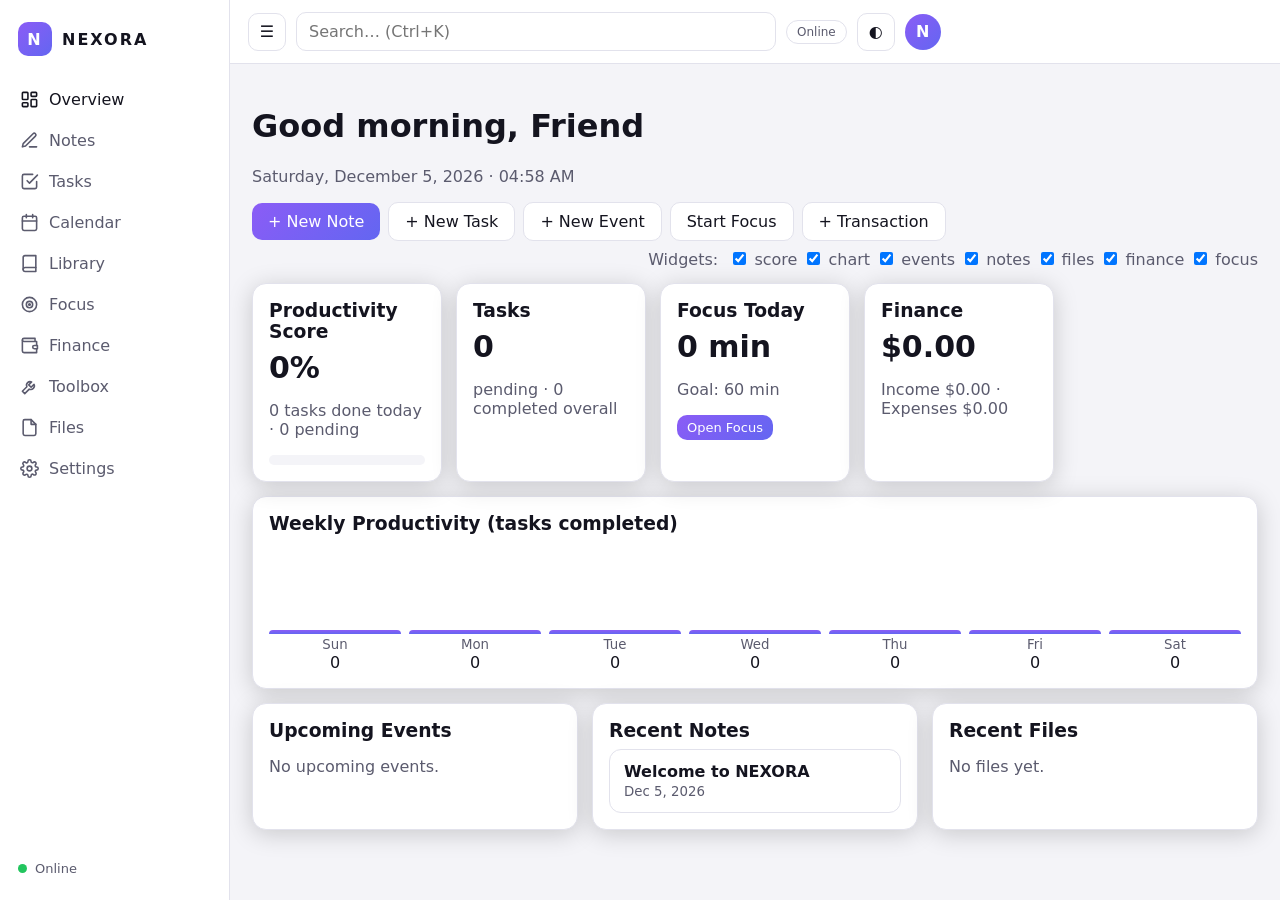
<file: index.html>
<!DOCTYPE html>
<html lang="en" data-theme="dark">
<head>
<meta charset="UTF-8"><meta name="viewport" content="width=device-width,initial-scale=1,viewport-fit=cover">
<title>NEXORA — Personal Productivity Ecosystem</title>
<meta name="theme-color" content="#09090F"><meta name="description" content="Premium offline-first personal productivity ecosystem">
<link rel="manifest" href="manifest.webmanifest">
<link rel="icon" href="icons/icon.svg" type="image/svg+xml">
<link rel="stylesheet" href="src/styles/main.css">
</head>
<body>
<div id="lockOverlay" class="lock-overlay hidden"><div class="lock-box"><h1>NEXORA</h1><p>Enter your PIN to unlock</p><input id="lockPin" type="password" inputmode="numeric" placeholder="PIN"><button id="lockBtn" class="btn primary">Unlock</button><p id="lockErr" class="err"></p></div></div>
<div id="app" class="app">
  <aside id="sidebar" class="sidebar">
    <div class="brand"><span class="brand-mark">N</span><span class="brand-name">NEXORA</span></div>
    <nav id="mainNav" class="nav"></nav>
    <div class="side-foot"><span id="netDot" class="dot online"></span><span id="netText">Online</span></div>
  </aside>
  <div class="main-wrap">
    <header class="topbar">
      <button id="menuBtn" class="icon-btn" aria-label="Menu">☰</button>
      <div class="search-box"><input id="globalSearch" type="search" placeholder="Search… (Ctrl+K)"></div>
      <span id="netBadge" class="badge">Online</span>
      <button id="installBtn" class="btn primary hidden">Install App</button>
      <button id="themeBtn" class="icon-btn" aria-label="Theme">◐</button>
      <div id="avatar" class="avatar">N</div>
    </header>
    <main id="view" class="view"><div class="skeleton"></div><div class="skeleton"></div><div class="skeleton"></div></main>
  </div>
  <nav id="bottomNav" class="bottom-nav"></nav>
</div>
<div id="palette" class="palette hidden"><div class="palette-box"><input id="paletteInput" placeholder="Type a command or search…"><div id="paletteResults"></div></div></div>
<div id="modalRoot"></div>
<div id="toasts" class="toasts"></div>
<script src="src/js/vendor/qrcode.min.js"></script>
<script src="src/js/vendor/pdf.min.js"></script>
<script type="module" src="src/js/app.js"></script>
</body></html>
</file>
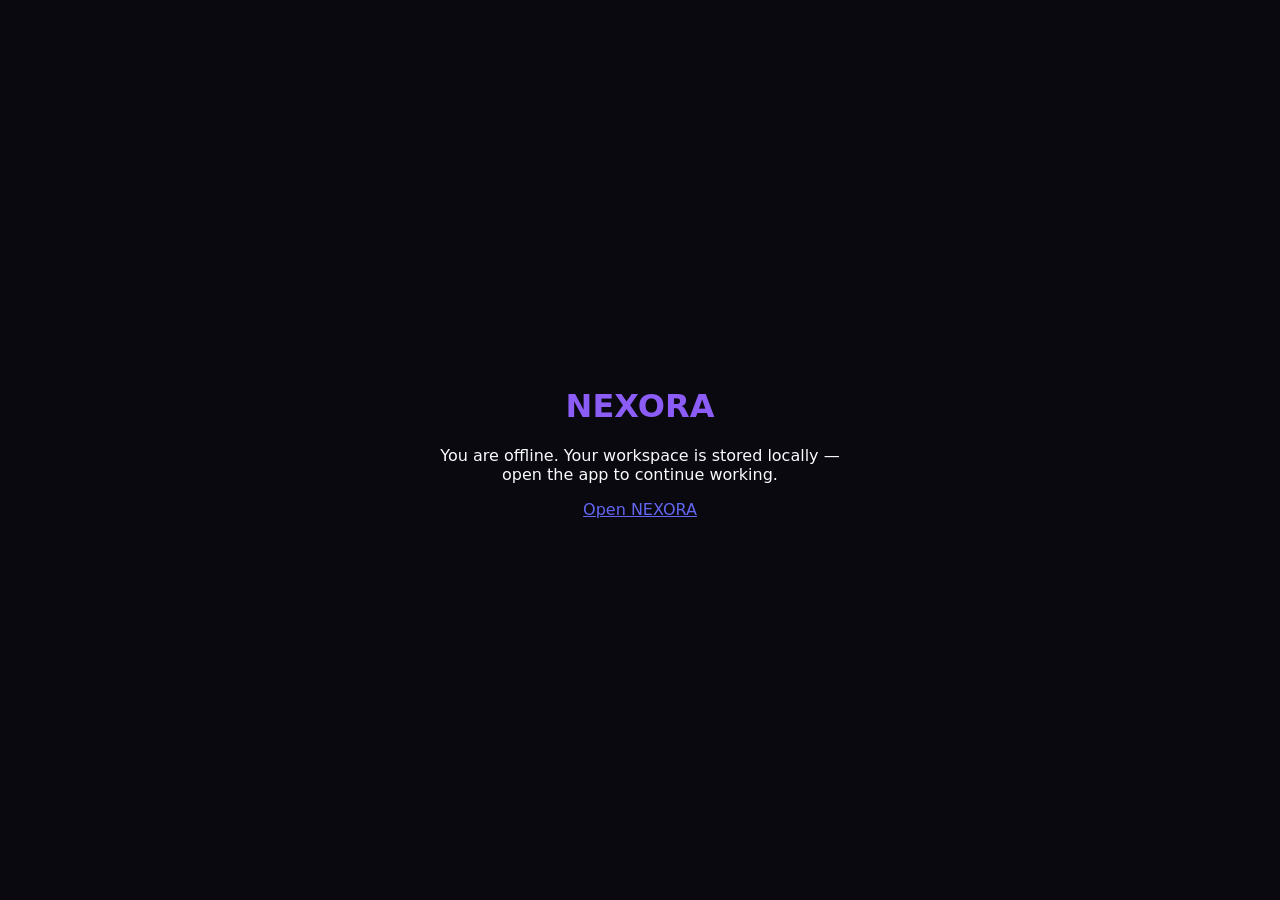
<file: offline.html>
<!DOCTYPE html><html lang="en"><head><meta charset="UTF-8"><meta name="viewport" content="width=device-width,initial-scale=1"><title>NEXORA — Offline</title><style>body{background:#09090F;color:#F8FAFC;font-family:system-ui,sans-serif;display:flex;align-items:center;justify-content:center;min-height:100vh;margin:0;text-align:center}.c{max-width:420px;padding:24px}h1{color:#8B5CF6}a{color:#6366F1}</style></head><body><div class="c"><h1>NEXORA</h1><p>You are offline. Your workspace is stored locally — open the app to continue working.</p><p><a href="./index.html">Open NEXORA</a></p></div></body></html>
</file>
<file: src/styles/main.css>
:root{--bg:#09090F;--bg2:#11111B;--card:#171724;--accent:#8B5CF6;--accent2:#6366F1;--text:#F8FAFC;--muted:#9292A5;--success:#22C55E;--danger:#EF4444;--border:#26263a;--radius:14px}
[data-theme="light"]{--bg:#F4F4F8;--bg2:#FFFFFF;--card:#FFFFFF;--text:#14141F;--muted:#5B5B6E;--border:#E2E2EC}
*{box-sizing:border-box}body{margin:0;font-family:system-ui,-apple-system,Segoe UI,Roboto,sans-serif;background:var(--bg);color:var(--text)}
[dir="rtl"] .sidebar{border-right:none;border-left:1px solid var(--border)}
a{color:var(--accent2)}button,input,select,textarea{font:inherit;color:inherit}
.hidden{display:none!important}
.app{display:flex;min-height:100vh}
.sidebar{width:230px;background:var(--bg2);border-right:1px solid var(--border);padding:16px 10px;display:flex;flex-direction:column;gap:8px;position:sticky;top:0;height:100vh;flex-shrink:0}
.sidebar.collapsed{width:64px}.sidebar.collapsed .brand-name,.sidebar.collapsed .nav-label,.sidebar.collapsed .side-foot span:last-child{display:none}
.brand{display:flex;align-items:center;gap:10px;padding:6px 8px 16px;font-weight:800;letter-spacing:2px}
.brand-mark{width:34px;height:34px;border-radius:10px;background:linear-gradient(135deg,var(--accent),var(--accent2));display:grid;place-items:center;color:#fff}
.nav{display:flex;flex-direction:column;gap:2px;flex:1}
.nav a{display:flex;gap:10px;align-items:center;padding:10px;border-radius:10px;color:var(--muted);text-decoration:none;cursor:pointer}
.nav a.active,.nav a:hover{background:var(--card);color:var(--text)}
.nav svg{width:19px;height:19px;flex-shrink:0}
.side-foot{color:var(--muted);font-size:13px;display:flex;gap:8px;align-items:center;padding:8px}
.dot{width:9px;height:9px;border-radius:50%;background:var(--success)}.dot.off{background:var(--danger)}
.main-wrap{flex:1;min-width:0;display:flex;flex-direction:column}
.topbar{display:flex;gap:10px;align-items:center;padding:12px 18px;border-bottom:1px solid var(--border);background:var(--bg2);position:sticky;top:0;z-index:20}
.search-box{flex:1;max-width:480px}.search-box input{width:100%}
input,select,textarea{background:var(--card);border:1px solid var(--border);border-radius:10px;padding:9px 12px}
textarea{width:100%}input:focus,textarea:focus,select:focus{outline:2px solid var(--accent)}
.view{padding:22px;max-width:1200px;width:100%;margin:0 auto}
.avatar{width:36px;height:36px;border-radius:50%;background:linear-gradient(135deg,var(--accent),var(--accent2));display:grid;place-items:center;color:#fff;font-weight:700}
.badge{font-size:12px;padding:4px 10px;border-radius:99px;background:var(--card);border:1px solid var(--border);color:var(--muted)}
.btn{border:1px solid var(--border);background:var(--card);border-radius:10px;padding:9px 16px;cursor:pointer}
.btn.primary{background:linear-gradient(135deg,var(--accent),var(--accent2));color:#fff;border:none}
.btn.danger{background:var(--danger);color:#fff;border:none}.btn.small{padding:5px 10px;font-size:13px}
.icon-btn{background:var(--card);border:1px solid var(--border);border-radius:10px;width:38px;height:38px;cursor:pointer}
.grid{display:grid;grid-template-columns:repeat(auto-fill,minmax(250px,1fr));gap:14px}
.grid2{display:grid;grid-template-columns:repeat(auto-fill,minmax(160px,1fr));gap:14px}
.card{background:var(--card);border:1px solid var(--border);border-radius:var(--radius);padding:16px;box-shadow:0 4px 24px rgba(0,0,0,.18)}
.card h3{margin:0 0 8px}.muted{color:var(--muted)}.big{font-size:30px;font-weight:800}
.row{display:flex;gap:10px;align-items:center;flex-wrap:wrap}.between{justify-content:space-between}
.toolbar{display:flex;gap:8px;flex-wrap:wrap;margin:14px 0;align-items:center}
.list{display:flex;flex-direction:column;gap:8px}
.item{background:var(--card);border:1px solid var(--border);border-radius:12px;padding:12px 14px;display:flex;gap:10px;align-items:center}
.item .grow{flex:1;min-width:0}
.pill{font-size:11px;padding:2px 8px;border-radius:99px;border:1px solid var(--border);color:var(--muted)}
.pill.high,.pill.urgent{color:#fff;background:var(--danger);border:none}.pill.medium{background:var(--accent);color:#fff;border:none}
.empty{text-align:center;padding:48px 16px;color:var(--muted);border:1px dashed var(--border);border-radius:var(--radius)}
.skeleton{height:90px;border-radius:var(--radius);background:linear-gradient(90deg,var(--card),var(--bg2),var(--card));margin-bottom:12px;animation:pulse 1.2s infinite}
@keyframes pulse{0%{opacity:.6}50%{opacity:1}100%{opacity:.6}}
.toasts{position:fixed;bottom:20px;right:20px;z-index:99;display:flex;flex-direction:column;gap:8px}
.toast{background:var(--card);border:1px solid var(--accent);border-radius:12px;padding:12px 16px;box-shadow:0 8px 30px rgba(0,0,0,.4);max-width:340px}
.toast.err{border-color:var(--danger)}
.modal-bg{position:fixed;inset:0;background:rgba(0,0,0,.6);display:grid;place-items:center;z-index:80;padding:16px}
.modal{background:var(--bg2);border:1px solid var(--border);border-radius:16px;padding:22px;max-width:560px;width:100%;max-height:88vh;overflow:auto}
.modal label{display:block;margin:10px 0 4px;color:var(--muted);font-size:13px}.modal input,.modal select,.modal textarea{width:100%}
.palette{position:fixed;inset:0;background:rgba(0,0,0,.6);z-index:90;padding:10vh 16px}
.palette-box{max-width:560px;margin:0 auto;background:var(--bg2);border:1px solid var(--border);border-radius:16px;padding:12px}
.palette-box input{width:100%}.palette-item{padding:10px;border-radius:10px;cursor:pointer}.palette-item:hover{background:var(--card)}
.bottom-nav{display:none}
.editor{min-height:300px;background:var(--card);border:1px solid var(--border);border-radius:12px;padding:16px;overflow:auto}
.editor:focus{outline:2px solid var(--accent)}
.kanban{display:grid;grid-template-columns:repeat(auto-fit,minmax(230px,1fr));gap:12px}
.kcol{background:var(--bg2);border:1px solid var(--border);border-radius:12px;padding:10px;min-height:200px}
.kcard{background:var(--card);border:1px solid var(--border);border-radius:10px;padding:10px;margin-bottom:8px}
.cal-grid{display:grid;grid-template-columns:repeat(7,1fr);gap:6px}
.cal-day{min-height:84px;background:var(--card);border:1px solid var(--border);border-radius:10px;padding:6px;font-size:12px;overflow:hidden}
.cal-day.today{border-color:var(--accent)}.cal-ev{border-radius:6px;padding:2px 5px;margin-top:3px;color:#fff;font-size:11px;cursor:pointer;white-space:nowrap;overflow:hidden;text-overflow:ellipsis}
.progress{height:10px;background:var(--bg);border-radius:99px;overflow:hidden}.progress>div{height:100%;background:linear-gradient(90deg,var(--accent),var(--accent2))}
.ring-wrap{display:flex;justify-content:center;padding:10px}
table{width:100%;border-collapse:collapse}td,th{padding:8px;border-bottom:1px solid var(--border);text-align:left}
.err{color:var(--danger)}
.lock-overlay{position:fixed;inset:0;background:var(--bg);z-index:200;display:grid;place-items:center}
.lock-box{text-align:center;background:var(--card);padding:32px;border-radius:18px;border:1px solid var(--border)}
.tool-grid{display:grid;grid-template-columns:repeat(auto-fill,minmax(150px,1fr));gap:10px}
.tool-btn{background:var(--card);border:1px solid var(--border);border-radius:12px;padding:16px;cursor:pointer;text-align:left}
.tool-btn:hover{border-color:var(--accent)}
pre{background:var(--bg);border:1px solid var(--border);border-radius:10px;padding:12px;overflow:auto;white-space:pre-wrap;word-break:break-word}
canvas.pdf{max-width:100%;background:#fff;border-radius:8px}
img.preview{max-width:100%;border-radius:10px}
@media(max-width:820px){.sidebar{display:none}.view{padding:14px 14px 84px}.bottom-nav{display:flex;position:fixed;bottom:0;left:0;right:0;background:var(--bg2);border-top:1px solid var(--border);z-index:30;justify-content:space-around;padding:6px 2px}.bottom-nav a{color:var(--muted);text-decoration:none;font-size:10px;display:flex;flex-direction:column;align-items:center;gap:2px;padding:4px;cursor:pointer}.bottom-nav a.active{color:var(--accent)}.bottom-nav svg{width:20px;height:20px}.topbar{padding:10px}}
</file>
